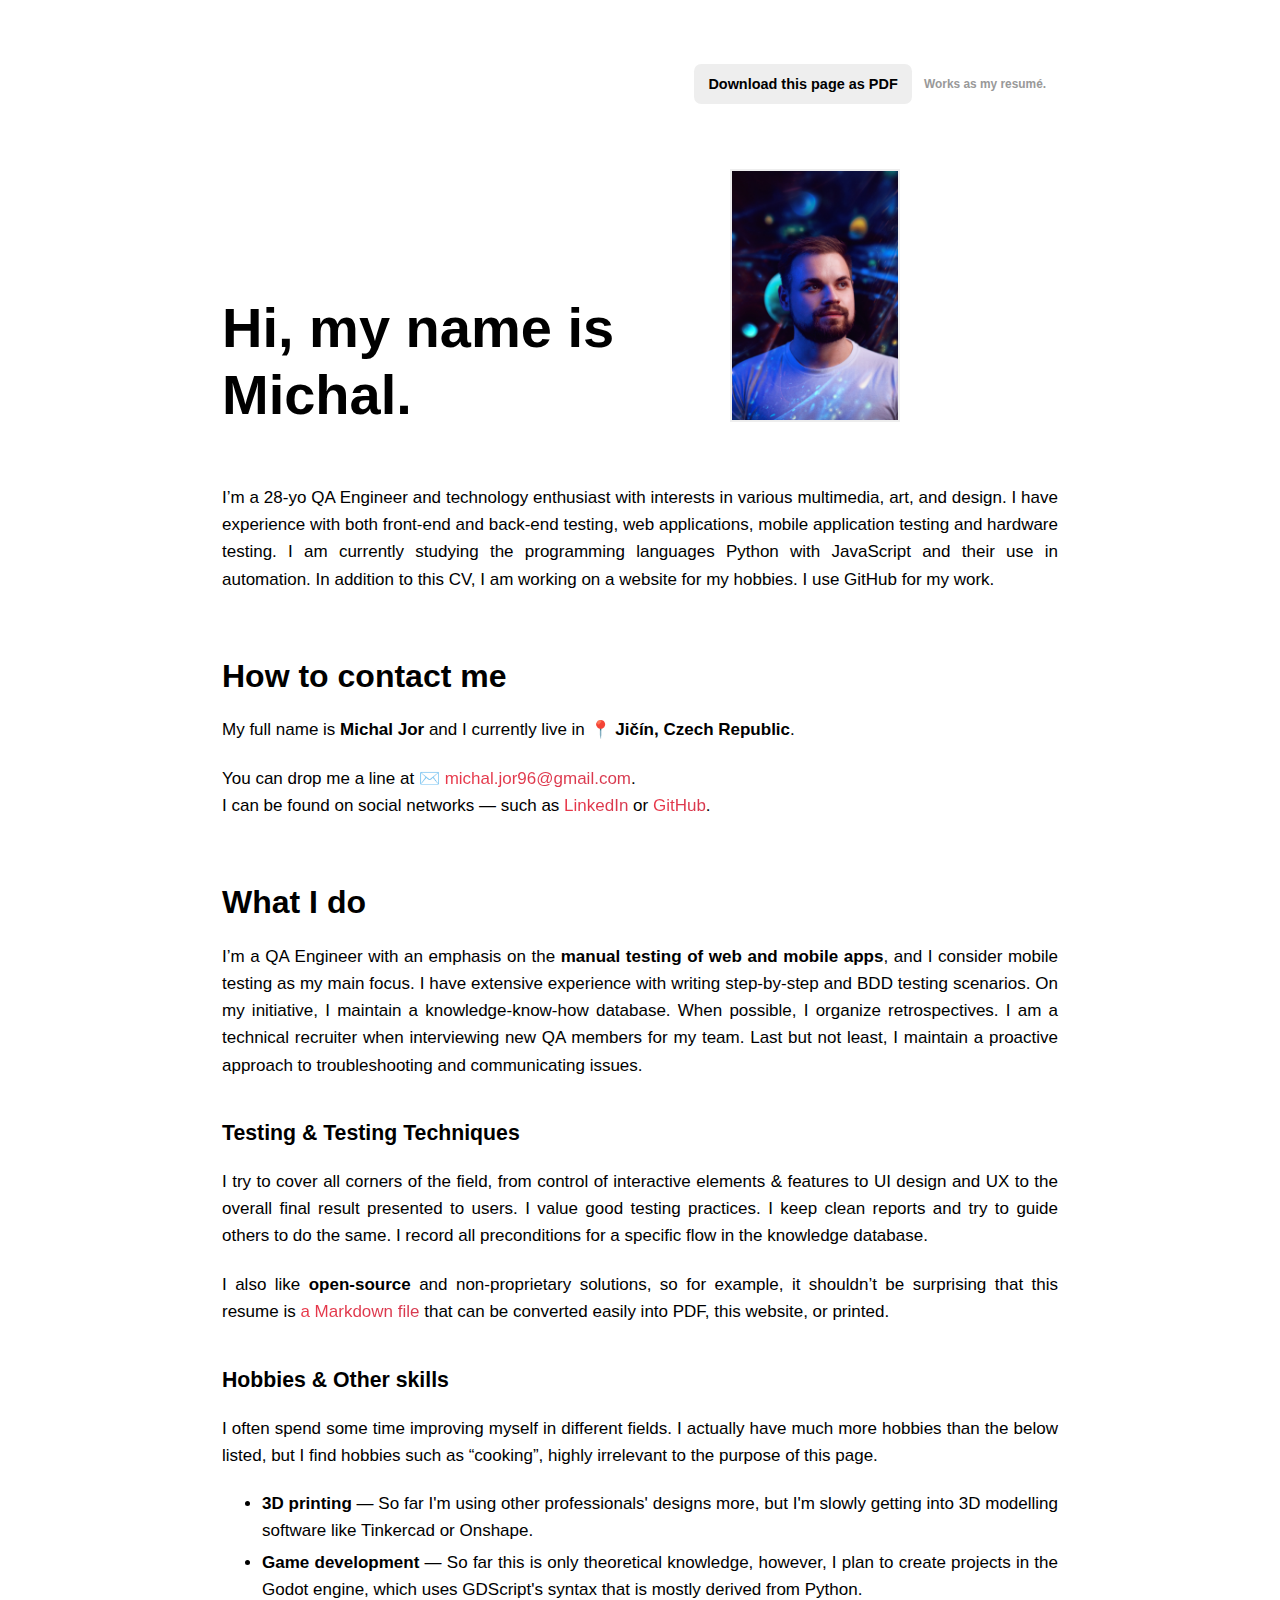
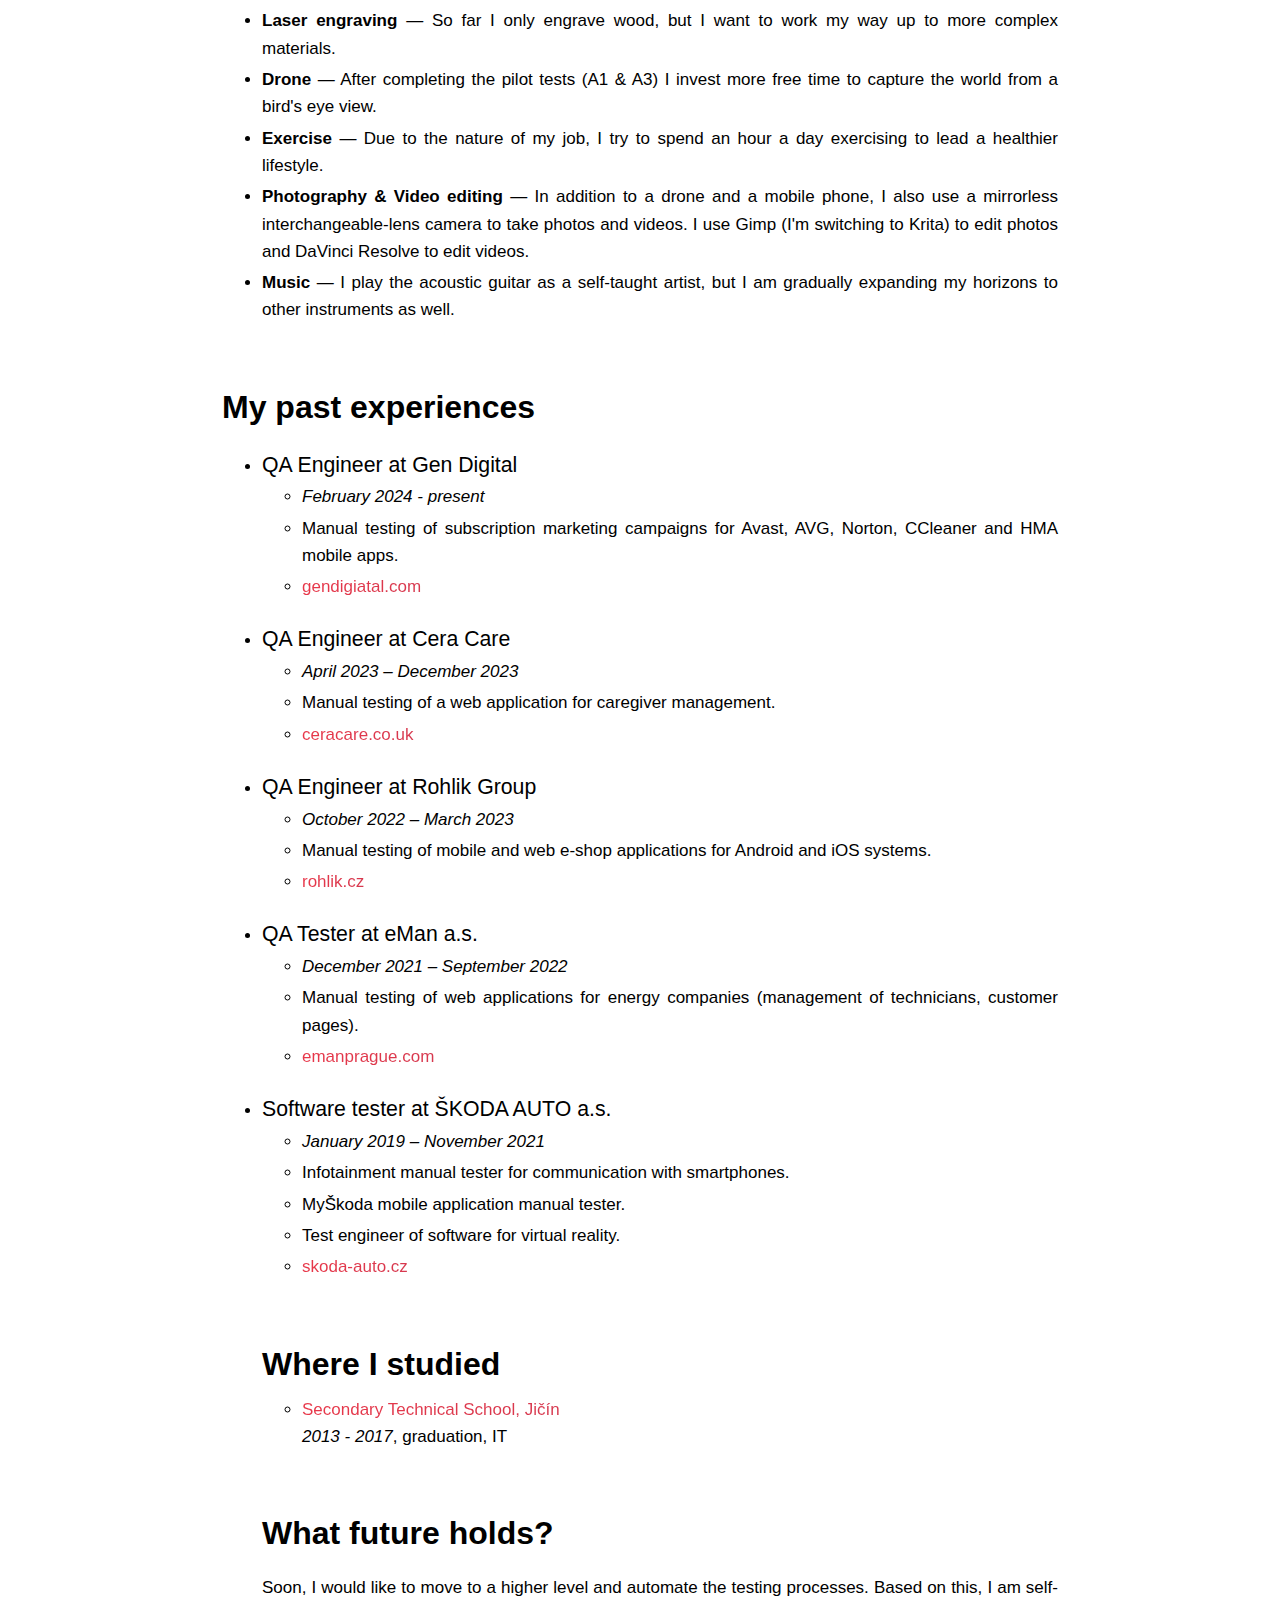
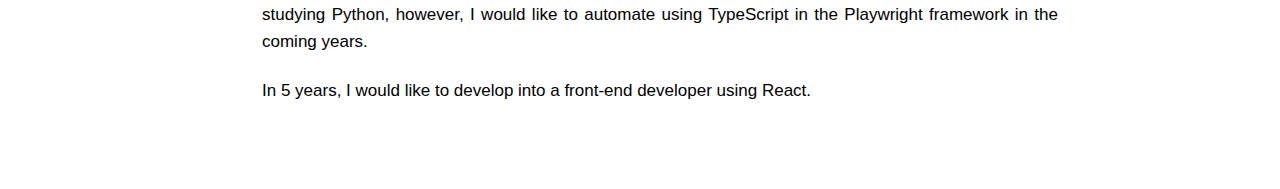
<file: index.html>
<!DOCTYPE html>
<html lang="en">
  <head>
  <meta charset="utf-8">
  <meta http-equiv="X-UA-Compatible" content="IE=edge">
  <meta name="viewport" content="width=device-width, initial-scale=1">

  <title>Hi, my name is Michal.</title>
  <meta name="description" content="My personal website">

  <link rel="stylesheet" href="./assets/screen.css" media="screen">
  <link rel="stylesheet" href="./assets/print.css" media="print">

</head>
<body>
    <div class="wrap">
        <main class="page-content home-page">
            <span class="works-as">Works as my resumé.</span>
          <a 
          href="https://github.com/M1CH43LS0N/MichalJorCV/releases/download/pdf/michaljorcv.pdf" 
          class="button download-pdf"
          >
            Download this page as PDF
          </a>
          <img 
          src="./assets/photo.jpg" 
          class="photo"
          alt="My photography"
          style="border: 2px solid #eee;"
          />
          <h1 id="hi-mynameismichal">Hi, my name is Michal.</h1>
  
  <p>I’m a 28-yo QA Engineer and technology enthusiast with interests
  in various multimedia, art, and design.
  I have experience with both front-end and back-end testing, web applications,
  mobile application testing and hardware testing.
  I am currently studying the programming languages ​​Python with JavaScript 
  and their use in automation. In addition to this CV, I am working on a website for my hobbies. 
  I use GitHub for my work.</p>
  
  <h2 id="how-to-contact-me">How to contact me</h2>
  
  <p>My full name is <strong>Michal Jor</strong> and I currently live
  in 📍 <strong>Jičín, Czech Republic</strong>.</p>
  
  <p>You can drop me a line at  ✉️ <a href="mailto:michal.jor96@gmail.com">michal.jor96@gmail.com</a>.<br />
  I can be found on social networks — such as
  <a href="https://www.linkedin.com/in/michal-jor-b941731a4/?locale=en_US" target="_blank">LinkedIn</a>
  or <a href="https://github.com/M1CH43LS0N" target="_blank">GitHub</a>.
  
  <h2 id="what-i-do">What I do</h2>
  
  <p>I’m a QA Engineer with an emphasis on the
  <strong>manual testing of web and mobile apps</strong>, and I consider mobile testing as my main focus.
  I have extensive experience with writing step-by-step and BDD testing scenarios.
  On my initiative, I maintain a knowledge-know-how database.
  When possible, I organize retrospectives.
  I am a technical recruiter when interviewing new QA members for my team.
  Last but not least, I maintain a proactive approach to troubleshooting and communicating issues.</p>
  
  <h3 id="testing--testing-techniques">Testing & Testing Techniques</h3>
  <p>I try to cover all corners of the field, from control of interactive elements & features to UI design and UX to the overall final result
    presented to users.
    I value good testing practices. I keep clean reports and try to guide
    others to do the same. I record all preconditions for a specific flow in the knowledge database.</p>
  
  <p>I also like <strong>open-source</strong> and non-proprietary solutions, 
  so for example, it shouldn’t be surprising that this resume is 
  <a href="https://github.com/M1CH43LS0N/MichalJorCV/blob/development/index_en.md">a Markdown file</a>
  that can be converted easily into PDF, this website, or printed.<br />
  </p>
  
  <h3 id="hobbies--other-skills">Hobbies &amp; Other skills</h3>
  <p>I often spend some time improving myself in different fields. I actually 
  have much more hobbies than the below listed, but I find hobbies such as “cooking”, highly irrelevant to the 
  purpose of this page.</p>
  
  <ul>
    <li><strong>3D printing</strong> — So far I'm using other professionals' designs more, but I'm slowly getting into 3D modelling software like Tinkercad or Onshape.</li>
    <li><strong>Game development</strong> — So far this is only theoretical knowledge, however, I plan to create projects in the Godot engine, which uses GDScript's syntax that is mostly derived from Python.</li>
    <li><strong>Laser engraving</strong> — So far I only engrave wood, but I want to work my way up to more complex materials.</li>
    <li><strong>Drone</strong> — After completing the pilot tests (A1 & A3) I invest more free time to capture the world from a bird's eye view.</li>
    <li><strong>Exercise</strong> — Due to the nature of my job, I try to spend an hour a day exercising to lead a healthier lifestyle.</li>
    <li><strong>Photography & Video editing</strong> — In addition to a drone and a mobile phone, I also use a mirrorless interchangeable-lens camera to take photos and videos. I use Gimp (I'm switching to Krita) to edit photos and DaVinci Resolve to edit videos.</li>
    <li><strong>Music</strong> — I play the acoustic guitar as a self-taught artist, but I am gradually expanding my horizons to other instruments as well.</li>
  </ul>
  
  <h2 id="my-past-experiences">My past experiences</h2>
  
  <ul>
    <li>
      <h3 id="qa-engineer-at-gen-digital">QA Engineer at Gen Digital</strong></h3>
      <ul>
        <li><em>February 2024 - present</em></li>
        <li>Manual testing of subscription marketing campaigns for Avast, AVG, Norton, CCleaner and HMA mobile apps.</li>
        <li><a href="https://www.gendigital.com/us/en/" target="_blank">gendigiatal.com</a></li>
      </ul>
    </li>
    <li>
      <h3 id="qa-engineer-at-ceracare">QA Engineer at Cera Care</strong></h3>
      <ul>
        <li><em>April 2023 – December 2023</em></li>
        <li>Manual testing of a web application for caregiver management.</li>
        <li><a href="https://ceracare.co.uk/" target="_blank">ceracare.co.uk</a></li>
      </ul>
    </li>
    <li>
      <h3 id="qa-engineer-at-rohlik">QA Engineer at Rohlik Group</strong></h3>
      <ul>
        <li><em>October 2022 – March 2023</em></li>
        <li>Manual testing of mobile and web e-shop applications for Android and iOS systems.</li>
        <li><a href="https://www.rohlik.cz/en-CZ/vitejte" target="_blank">rohlik.cz</a></li>
      </ul>
    </li>
    <li>
      <h3 id="qa-tester-at-eman">QA Tester at eMan a.s.</h3>
      <ul>
        <li><em>December 2021 – September 2022</em></li>
        <li>Manual testing of web applications for energy companies (management of technicians, customer pages).</li>
        <li><a href="https://www.emanprague.com/en/" target="_blank">emanprague.com</a></li>
      </ul>
    </li>
    <li>
      <h3 id="software-tester-at-skoda">Software tester at ŠKODA AUTO a.s.</h3>
      <ul>
        <li><em>January 2019 – November 2021</em></li>
        <li>Infotainment manual tester for communication with smartphones.</li>
        <li>MyŠkoda mobile application manual tester.</li>
        <li>Test engineer of software for virtual reality.</li>
        <li><a href="https://www.skoda-auto.cz/" target="_blank">skoda-auto.cz</a></li>
  </ul>
  
  <h2 id="where-i-studied">Where I studied</h2>
  
  <ul>
    <li><a href="https://prumyslovkajicin.cz/" target="_blank">Secondary Technical School, Jičín</a><br />
  <em>2013 - 2017</em>, graduation, IT</li>
  </ul>
  
  <h2 id="what-future-holds">What future holds?</h2>
  
  <p>Soon, I would like to move to a higher level and automate the testing processes. 
  Based on this, I am self-studying Python, however, I would like to automate using TypeScript in the Playwright framework in the coming years.
  </p>
  <p> 
  In 5 years, I would like to develop into a front-end developer using React.
  </p>
            </main>
        </div>
    </body>
</html>
</file>
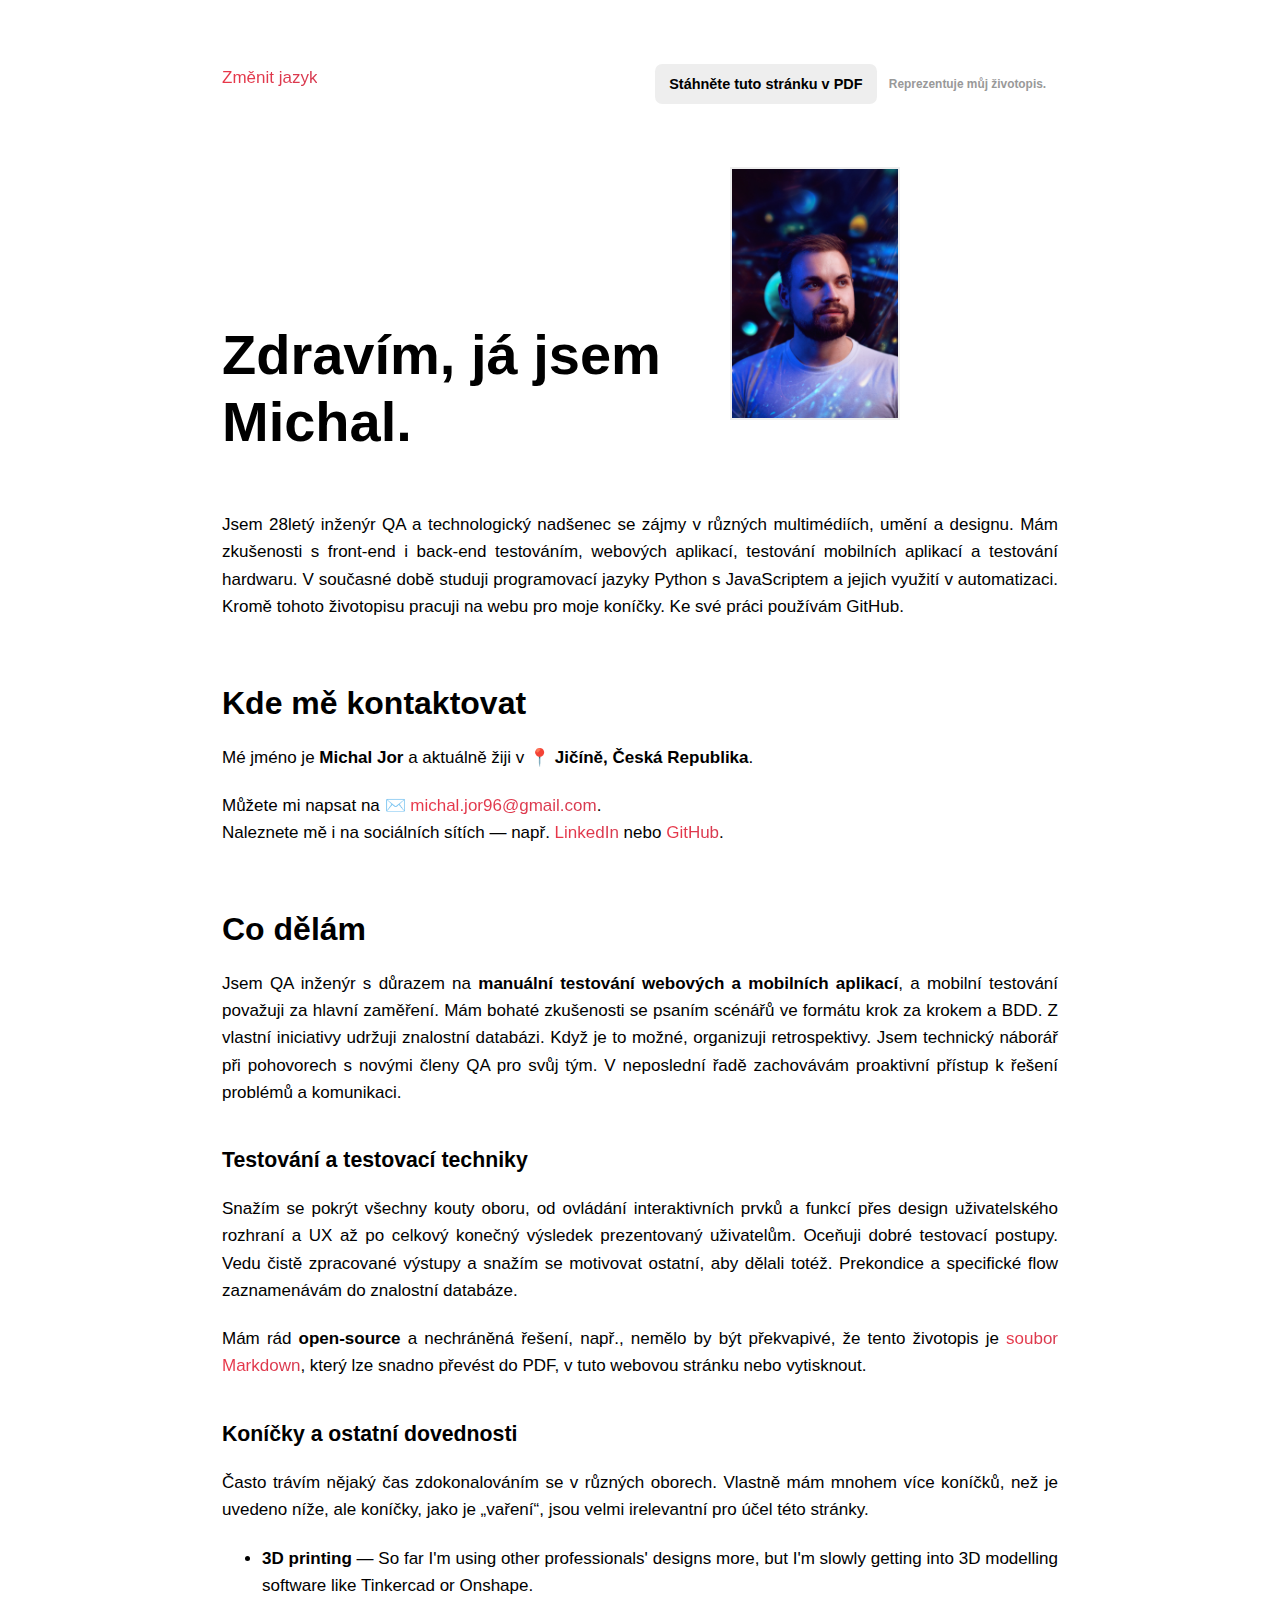
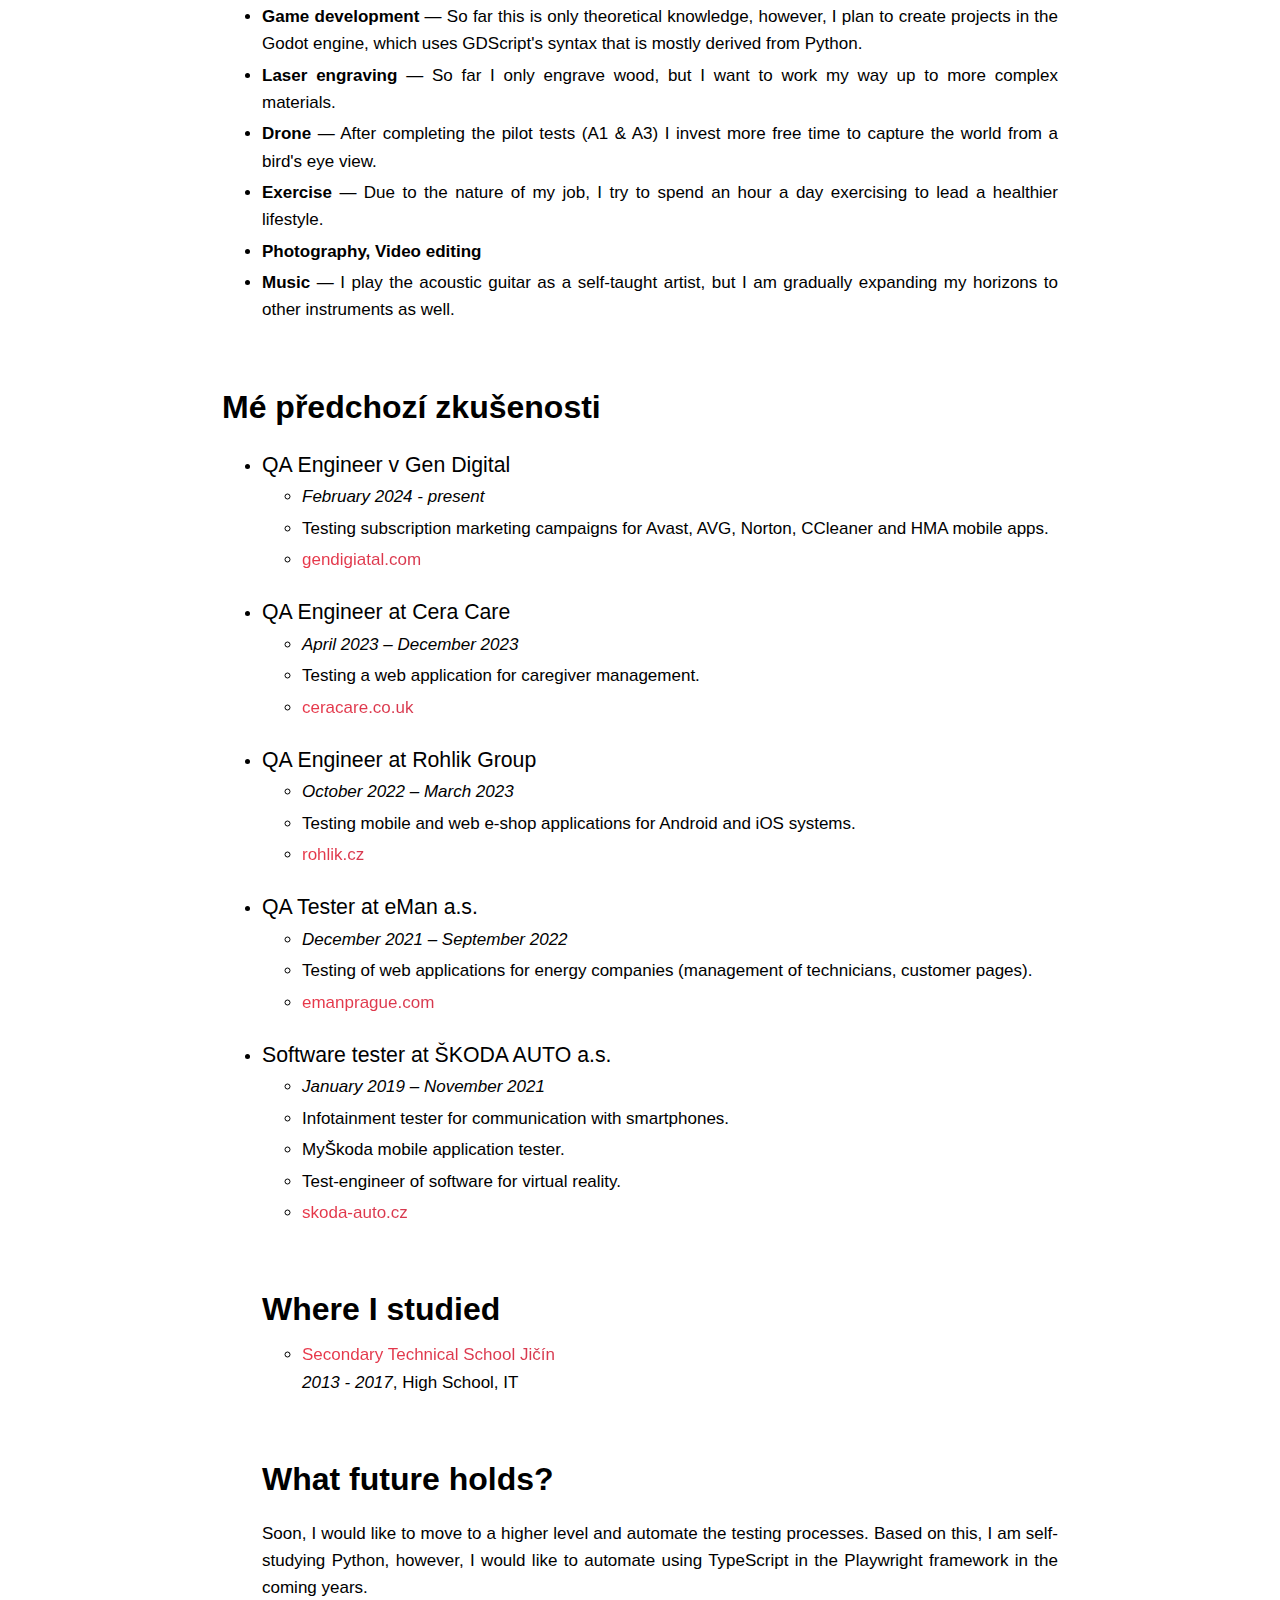
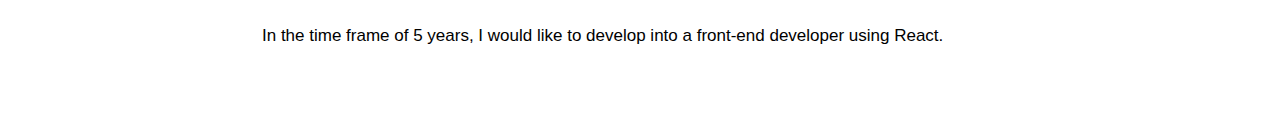
<file: index-cs.html>
<!DOCTYPE html>
<html lang="cs">
  <head>
  <meta charset="utf-8">
  <meta http-equiv="X-UA-Compatible" content="IE=edge">
  <meta name="viewport" content="width=device-width, initial-scale=1">

  <title>Zdravím, já jsem Michal.</title>
  <meta name="description" content="My personal website">

  <link rel="stylesheet" href="/assets/screen.css" media="screen">
  <link rel="stylesheet" href="/assets/print.css" media="print">

</head>
  <body>
    <div class="wrap">
      <main class="page-content home-page">
          <span class="works-as">Reprezentuje můj životopis.</span>
        <a 
        href="https://github.com/M1CH43LS0N/MichalJorCV/releases/download/pdf/michaljorcv.pdf" 
        class="button download-pdf"
        >
          Stáhněte tuto stránku v PDF
        </a>
        <a
        button id="language-switch">Změnit jazyk
        </a>
        <img 
        src="/assets/photo.jpg" 
        class="photo"
        alt="My photography"
        style="border: 2px solid #eee;"
        />
        <h1 id="hi-mynameismichal">Zdravím, já jsem Michal.</h1>

<p>Jsem 28letý inženýr QA a technologický nadšenec se zájmy
v různých multimédiích, umění a designu.
Mám zkušenosti s front-end i back-end testováním, webových aplikací,
testování mobilních aplikací a testování hardwaru.
V současné době studuji programovací jazyky Python s JavaScriptem a
jejich využití v automatizaci. Kromě tohoto životopisu pracuji na webu pro moje koníčky.
Ke své práci používám GitHub.</p>

<h2 id="how-to-contact-me">Kde mě kontaktovat</h2>

<p>Mé jméno je <strong>Michal Jor</strong> a aktuálně žiji
v 📍 <strong>Jičíně, Česká Republika</strong>.</p>

<p>Můžete mi napsat na ✉️ <a href="mailto:michal.jor96@gmail.com">michal.jor96@gmail.com</a>.<br />
Naleznete mě i na sociálních sítích — např.
<a href="https://www.linkedin.com/in/michal-jor-b941731a4/?locale=en_US" target="_blank">LinkedIn</a>
nebo <a href="https://github.com/M1CH43LS0N" target="_blank">GitHub</a>.

<h2 id="what-i-do">Co dělám</h2>

<p>Jsem QA inženýr s důrazem na
<strong>manuální testování webových a mobilních aplikací</strong>, a mobilní testování považuji za hlavní zaměření.
Mám bohaté zkušenosti se psaním scénářů ve formátu krok za krokem a BDD.
Z vlastní iniciativy udržuji znalostní databázi.
Když je to možné, organizuji retrospektivy.
Jsem technický náborář při pohovorech s novými členy QA pro svůj tým.
V neposlední řadě zachovávám proaktivní přístup k řešení problémů a komunikaci.</p>

<h3 id="testing--testing-techniques">Testování a testovací techniky</h3>
<p>Snažím se pokrýt všechny kouty oboru, od ovládání interaktivních prvků
a funkcí přes design uživatelského rozhraní a UX až po celkový konečný výsledek prezentovaný uživatelům.
Oceňuji dobré testovací postupy. Vedu čistě zpracované výstupy a snažím se motivovat ostatní,
aby dělali totéž. Prekondice a specifické flow zaznamenávám do znalostní databáze.</p>

<p>Mám rád <strong>open-source</strong> a nechráněná řešení,
např., nemělo by být překvapivé, že tento životopis je 
<a href="https://github.com/M1CH43LS0N/MichalJorCV/blob/development/index-cs.md">soubor Markdown</a>, 
který lze snadno převést do PDF, v tuto webovou stránku nebo vytisknout.<br />
</p>

<h3 id="hobbies--other-skills">Koníčky a ostatní dovednosti</h3>
<p>Často trávím nějaký čas zdokonalováním se v různých oborech. Vlastně
mám mnohem více koníčků, než je uvedeno níže, ale koníčky, jako je „vaření“, jsou velmi irelevantní
pro účel této stránky.</p>

<ul>
  <li><strong>3D printing</strong> — So far I'm using other professionals' designs more, but I'm slowly getting into 3D modelling software like Tinkercad or Onshape.</li>
  <li><strong>Game development</strong> — So far this is only theoretical knowledge, however, I plan to create projects in the Godot engine, which uses GDScript's syntax that is mostly derived from Python.</li>
  <li><strong>Laser engraving</strong> — So far I only engrave wood, but I want to work my way up to more complex materials.</li>
  <li><strong>Drone</strong> — After completing the pilot tests (A1 & A3) I invest more free time to capture the world from a bird's eye view.</li>
  <li><strong>Exercise</strong> — Due to the nature of my job, I try to spend an hour a day exercising to lead a healthier lifestyle.</li>
  <li><strong>Photography, Video editing</strong></li>
  <li><strong>Music</strong> — I play the acoustic guitar as a self-taught artist, but I am gradually expanding my horizons to other instruments as well.</li>
</ul>

<h2 id="my-past-experiences">Mé předchozí zkušenosti</h2>

<ul>
  <li>
    <h3 id="qa-engineer-at-gen-digital">QA Engineer v Gen Digital</strong></h3>
    <ul>
      <li><em>February 2024 - present</em></li>
      <li>Testing subscription marketing campaigns for Avast, AVG, Norton, CCleaner and HMA mobile apps.</li>
      <li><a href="https://www.gendigital.com/us/en/" target="_blank">gendigiatal.com</a></li>
    </ul>
  </li>
  <li>
    <h3 id="qa-engineer-at-ceracare">QA Engineer at Cera Care</strong></h3>
    <ul>
      <li><em>April 2023 – December 2023</em></li>
      <li>Testing a web application for caregiver management.</li>
      <li><a href="https://ceracare.co.uk/" target="_blank">ceracare.co.uk</a></li>
    </ul>
  </li>
  <li>
    <h3 id="qa-engineer-at-rohlik">QA Engineer at Rohlik Group</strong></h3>
    <ul>
      <li><em>October 2022 – March 2023</em></li>
      <li>Testing mobile and web e-shop applications for Android and iOS systems.</li>
      <li><a href="https://www.rohlik.cz/en-CZ/vitejte" target="_blank">rohlik.cz</a></li>
    </ul>
  </li>
  <li>
    <h3 id="qa-tester-at-eman">QA Tester at eMan a.s.</h3>
    <ul>
      <li><em>December 2021 – September 2022</em></li>
      <li>Testing of web applications for energy companies (management of technicians, customer pages).</li>
      <li><a href="https://www.emanprague.com/en/" target="_blank">emanprague.com</a></li>
    </ul>
  </li>
  <li>
    <h3 id="software-tester-at-skoda">Software tester at ŠKODA AUTO a.s.</h3>
    <ul>
      <li><em>January 2019 – November 2021</em></li>
      <li>Infotainment tester for communication with smartphones.</li>
      <li>MyŠkoda mobile application tester.</li>
      <li>Test-engineer of software for virtual reality.</li>
      <li><a href="https://www.skoda-auto.cz/" target="_blank">skoda-auto.cz</a></li>
</ul>

<h2 id="where-i-studied">Where I studied</h2>

<ul>
  <li><a href="https://prumyslovkajicin.cz/" target="_blank">Secondary Technical School Jičín</a><br />
<em>2013 - 2017</em>, High School, IT</li>
</ul>
<h2 id="what-future-holds">What future holds?</h2>

<p>Soon, I would like to move to a higher level and automate the testing processes. 
  Based on this, I am self-studying Python, however, I would like to automate using TypeScript in the Playwright framework in the coming years.
</p>
<p> 
In the time frame of 5 years, I would like to develop into a front-end developer using React.
</p>
      </main>
    </div>
  </body>
</html>
</file>
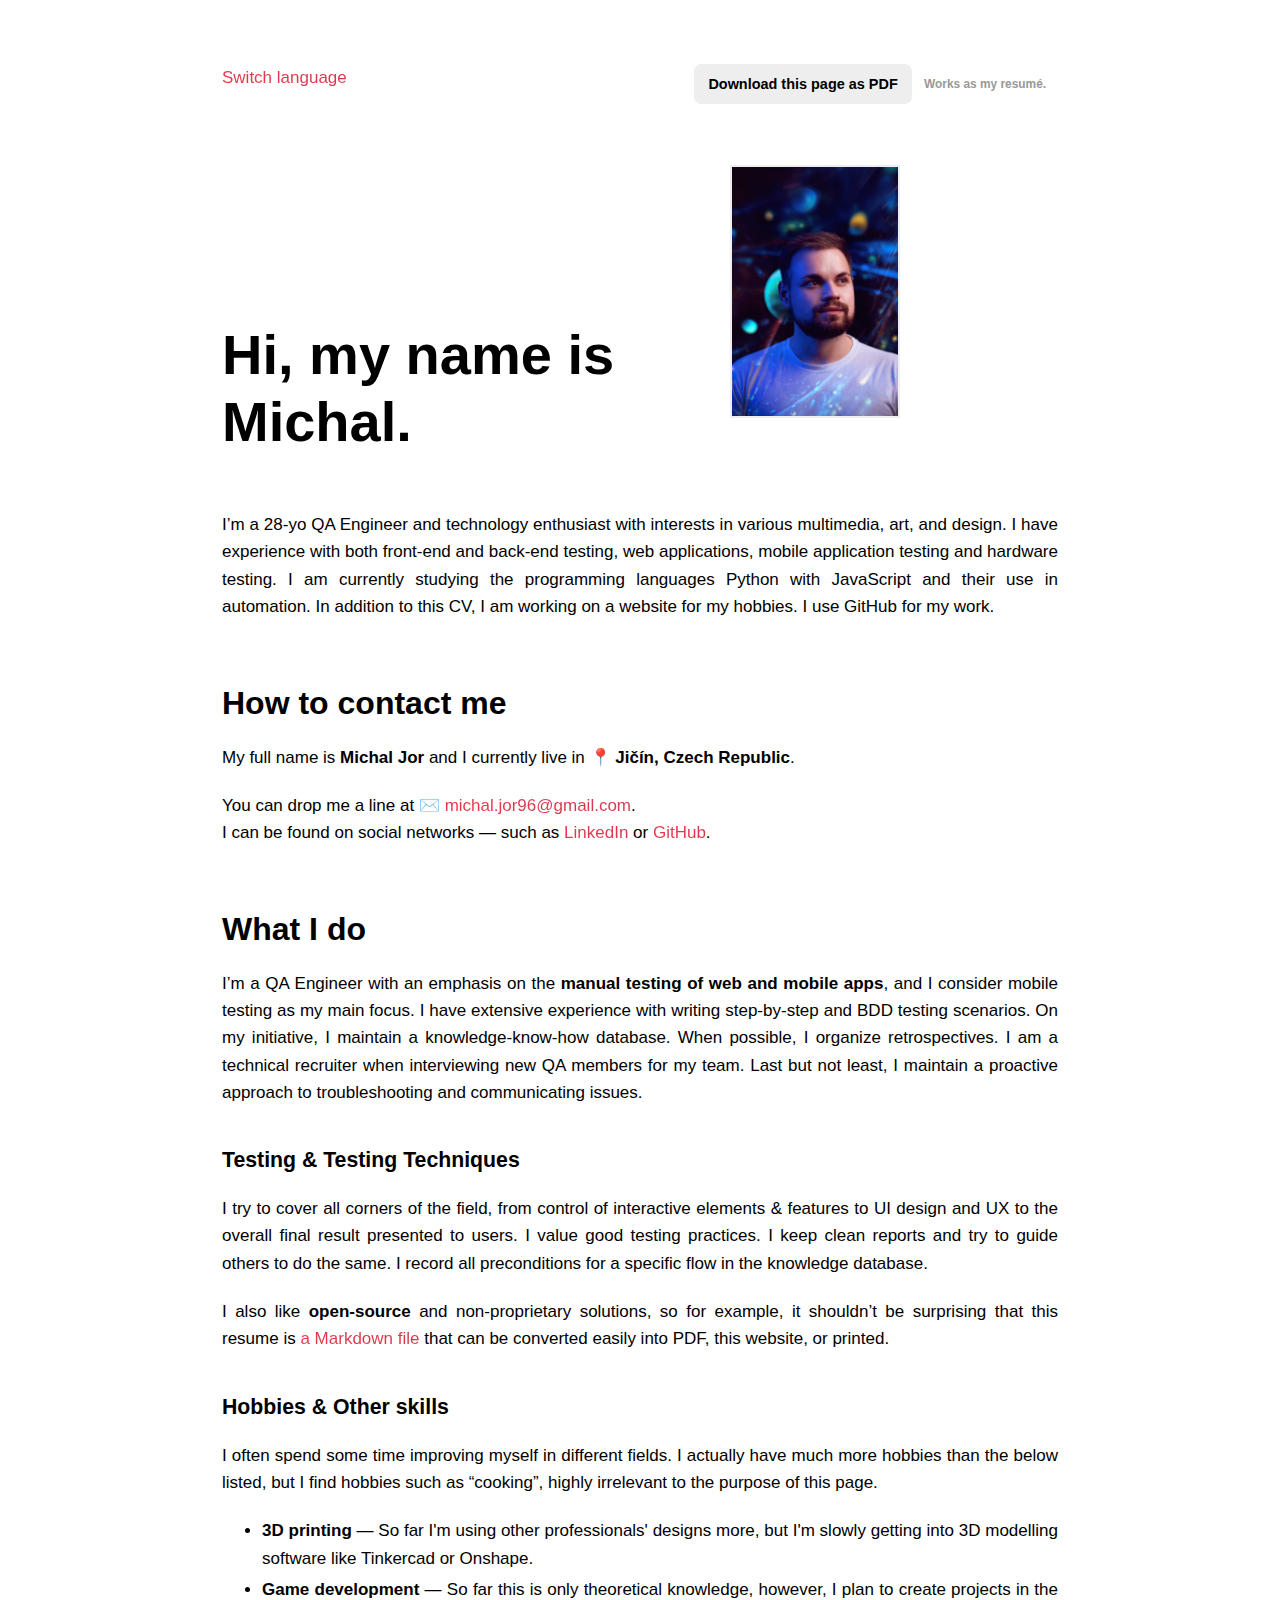
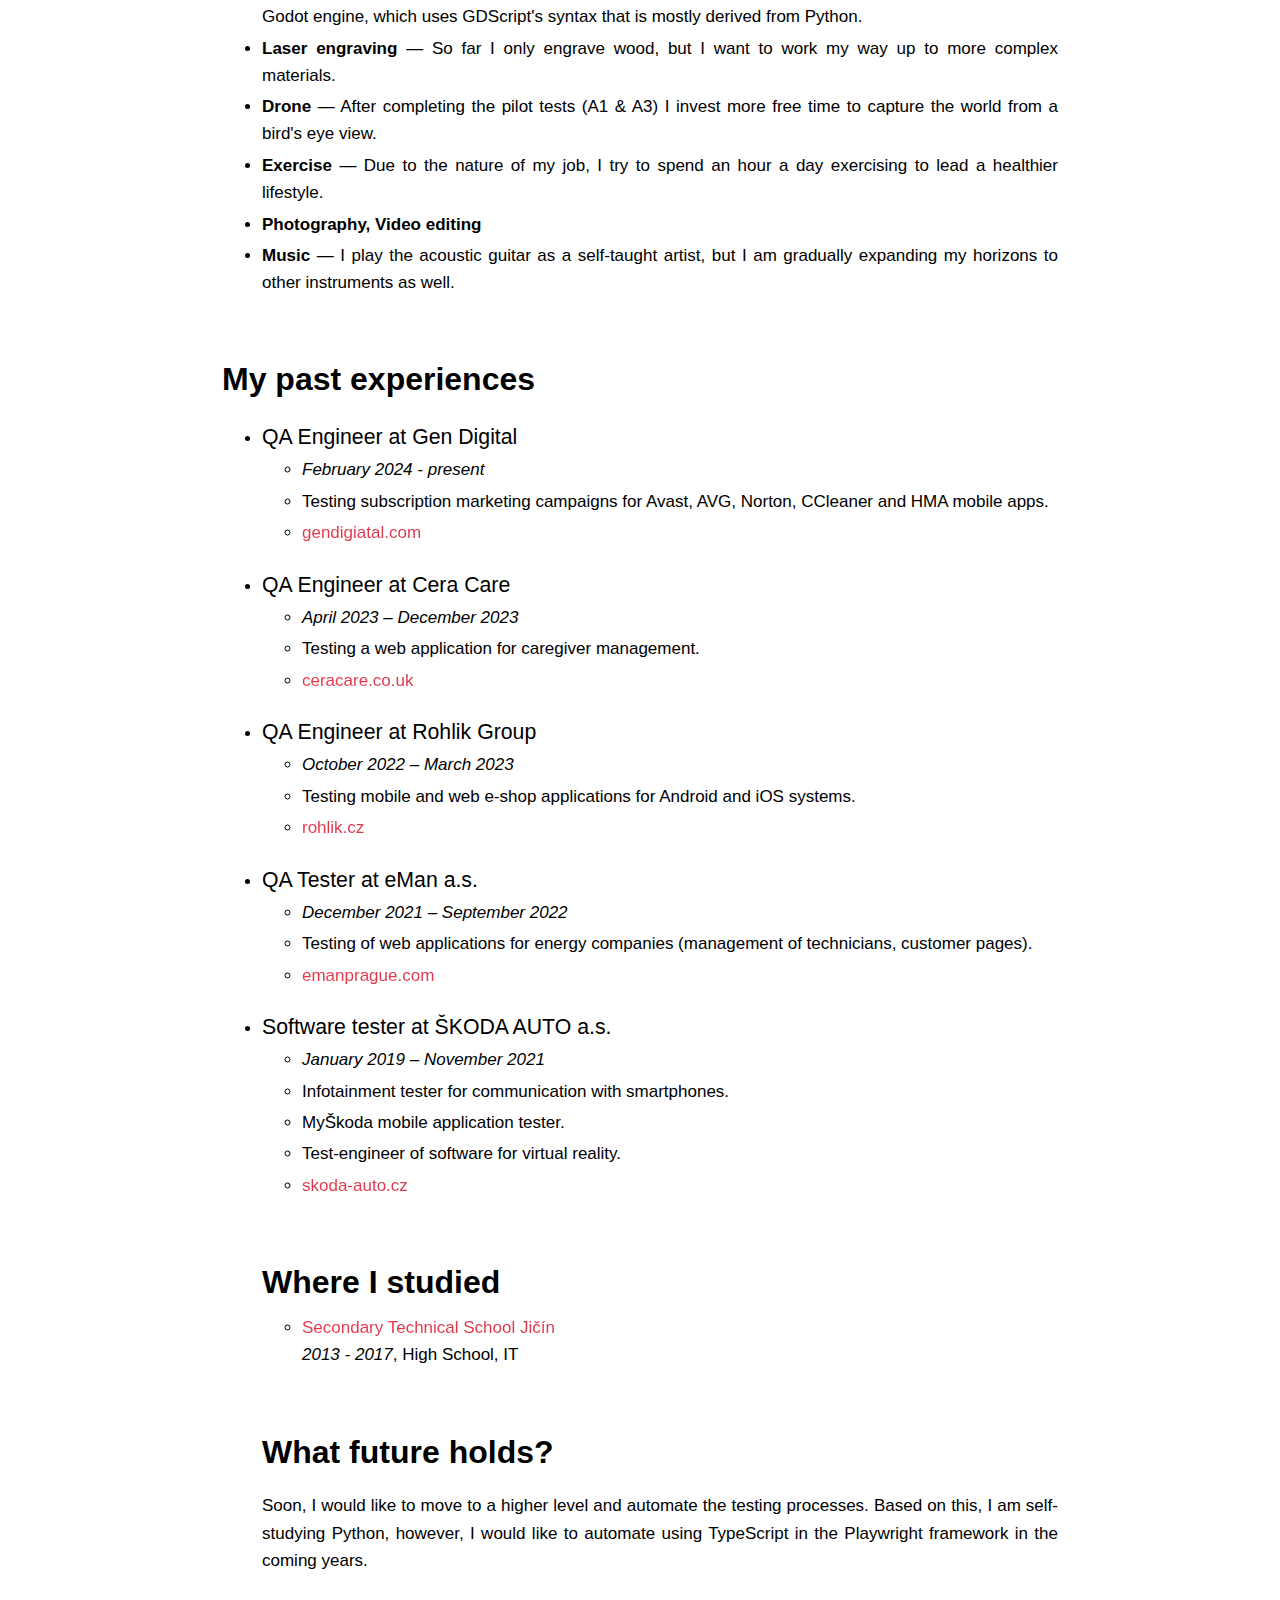
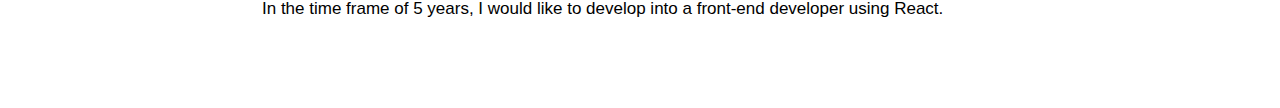
<file: index-en.html>
<!DOCTYPE html>
<html lang="en">
  <head>
  <meta charset="utf-8">
  <meta http-equiv="X-UA-Compatible" content="IE=edge">
  <meta name="viewport" content="width=device-width, initial-scale=1">

  <title>Hi, my name is Michal.</title>
  <meta name="description" content="My personal website">

  <link rel="stylesheet" href="/assets/screen.css" media="screen">
  <link rel="stylesheet" href="/assets/print.css" media="print">

</head>
  <body>
    <div class="wrap">
      <main class="page-content home-page">
          <span class="works-as">Works as my resumé.</span>
        <a 
        href="https://github.com/M1CH43LS0N/MichalJorCV/releases/download/pdf/michaljorcv.pdf" 
        class="button download-pdf"
        >
          Download this page as PDF
        </a>
        <a
        button id="language-switch">Switch language
        </a>
        <img 
        src="/assets/photo.jpg" 
        class="photo"
        alt="My photography"
        style="border: 2px solid #eee;"
        />
        <h1 id="hi-mynameismichal">Hi, my name is Michal.</h1>

<p>I’m a 28-yo QA Engineer and technology enthusiast with interests
in various multimedia, art, and design.
I have experience with both front-end and back-end testing, web applications,
mobile application testing and hardware testing.
I am currently studying the programming languages ​​Python with JavaScript 
and their use in automation. In addition to this CV, I am working on a website for my hobbies. 
I use GitHub for my work.</p>

<h2 id="how-to-contact-me">How to contact me</h2>

<p>My full name is <strong>Michal Jor</strong> and I currently live
in 📍 <strong>Jičín, Czech Republic</strong>.</p>

<p>You can drop me a line at  ✉️ <a href="mailto:michal.jor96@gmail.com">michal.jor96@gmail.com</a>.<br />
I can be found on social networks — such as
<a href="https://www.linkedin.com/in/michal-jor-b941731a4/?locale=en_US" target="_blank">LinkedIn</a>
or <a href="https://github.com/M1CH43LS0N" target="_blank">GitHub</a>.

<h2 id="what-i-do">What I do</h2>

<p>I’m a QA Engineer with an emphasis on the
<strong>manual testing of web and mobile apps</strong>, and I consider mobile testing as my main focus.
I have extensive experience with writing step-by-step and BDD testing scenarios.
On my initiative, I maintain a knowledge-know-how database.
When possible, I organize retrospectives.
I am a technical recruiter when interviewing new QA members for my team.
Last but not least, I maintain a proactive approach to troubleshooting and communicating issues.</p>

<h3 id="testing--testing-techniques">Testing & Testing Techniques</h3>
<p>I try to cover all corners of the field, from control of interactive elements & features to UI design and UX to the overall final result
  presented to users.
  I value good testing practices. I keep clean reports and try to guide
  others to do the same. I record all preconditions for a specific flow in the knowledge database.</p>

<p>I also like <strong>open-source</strong> and non-proprietary solutions, 
so for example, it shouldn’t be surprising that this resume is 
<a href="https://github.com/M1CH43LS0N/MichalJorCV/blob/development/index-en.md">a Markdown file</a>
that can be converted easily into PDF, this website, or printed.<br />
</p>

<h3 id="hobbies--other-skills">Hobbies &amp; Other skills</h3>
<p>I often spend some time improving myself in different fields. I actually 
have much more hobbies than the below listed, but I find hobbies such as “cooking”, highly irrelevant to the 
purpose of this page.</p>

<ul>
  <li><strong>3D printing</strong> — So far I'm using other professionals' designs more, but I'm slowly getting into 3D modelling software like Tinkercad or Onshape.</li>
  <li><strong>Game development</strong> — So far this is only theoretical knowledge, however, I plan to create projects in the Godot engine, which uses GDScript's syntax that is mostly derived from Python.</li>
  <li><strong>Laser engraving</strong> — So far I only engrave wood, but I want to work my way up to more complex materials.</li>
  <li><strong>Drone</strong> — After completing the pilot tests (A1 & A3) I invest more free time to capture the world from a bird's eye view.</li>
  <li><strong>Exercise</strong> — Due to the nature of my job, I try to spend an hour a day exercising to lead a healthier lifestyle.</li>
  <li><strong>Photography, Video editing</strong></li>
  <li><strong>Music</strong> — I play the acoustic guitar as a self-taught artist, but I am gradually expanding my horizons to other instruments as well.</li>
</ul>

<h2 id="my-past-experiences">My past experiences</h2>

<ul>
  <li>
    <h3 id="qa-engineer-at-gen-digital">QA Engineer at Gen Digital</strong></h3>
    <ul>
      <li><em>February 2024 - present</em></li>
      <li>Testing subscription marketing campaigns for Avast, AVG, Norton, CCleaner and HMA mobile apps.</li>
      <li><a href="https://www.gendigital.com/us/en/" target="_blank">gendigiatal.com</a></li>
    </ul>
  </li>
  <li>
    <h3 id="qa-engineer-at-ceracare">QA Engineer at Cera Care</strong></h3>
    <ul>
      <li><em>April 2023 – December 2023</em></li>
      <li>Testing a web application for caregiver management.</li>
      <li><a href="https://ceracare.co.uk/" target="_blank">ceracare.co.uk</a></li>
    </ul>
  </li>
  <li>
    <h3 id="qa-engineer-at-rohlik">QA Engineer at Rohlik Group</strong></h3>
    <ul>
      <li><em>October 2022 – March 2023</em></li>
      <li>Testing mobile and web e-shop applications for Android and iOS systems.</li>
      <li><a href="https://www.rohlik.cz/en-CZ/vitejte" target="_blank">rohlik.cz</a></li>
    </ul>
  </li>
  <li>
    <h3 id="qa-tester-at-eman">QA Tester at eMan a.s.</h3>
    <ul>
      <li><em>December 2021 – September 2022</em></li>
      <li>Testing of web applications for energy companies (management of technicians, customer pages).</li>
      <li><a href="https://www.emanprague.com/en/" target="_blank">emanprague.com</a></li>
    </ul>
  </li>
  <li>
    <h3 id="software-tester-at-skoda">Software tester at ŠKODA AUTO a.s.</h3>
    <ul>
      <li><em>January 2019 – November 2021</em></li>
      <li>Infotainment tester for communication with smartphones.</li>
      <li>MyŠkoda mobile application tester.</li>
      <li>Test-engineer of software for virtual reality.</li>
      <li><a href="https://www.skoda-auto.cz/" target="_blank">skoda-auto.cz</a></li>
</ul>

<h2 id="where-i-studied">Where I studied</h2>

<ul>
  <li><a href="https://prumyslovkajicin.cz/" target="_blank">Secondary Technical School Jičín</a><br />
<em>2013 - 2017</em>, High School, IT</li>
</ul>
<h2 id="what-future-holds">What future holds?</h2>

<p>Soon, I would like to move to a higher level and automate the testing processes. 
  Based on this, I am self-studying Python, however, I would like to automate using TypeScript in the Playwright framework in the coming years.
</p>
<p> 
In the time frame of 5 years, I would like to develop into a front-end developer using React.
</p>
      </main>
    </div>
  </body>
</html>
</file>
<file: assets/screen.css>
* {
    box-sizing: border-box;
    -webkit-text-size-adjust: 100%;
  }
  
  *::selection,
  *::-moz-selection {
    background: #ffe1e7;
  }
  
  body {
    font-family: -apple-system, BlinkMacSystemFont, "Segoe UI", Roboto, Helvetica, 
                 Arial, sans-serif, "Apple Color Emoji",
                 "Segoe UI Emoji", "Segoe UI Symbol";
    font-size: 17px;
    line-height: 1.6;
    font-weight: 400;
    margin: 0;
    padding: 0;
  }
  
  /* Headings */
  
  h1,
  h2,
  h3 {
    font-weight: 700;
    line-height: 1.2;
  }
  
  h1 {
    font-size: 3.5rem;
    margin: 1em 0;
  }
  
  h2 {
    font-size: 2rem;
    margin: 2em 0 0.4em 0;
  }
  
  h3 {
    font-size: 1.33rem;
    margin: 2em 0 0 0;
  }
  
  /* Layout */
  
  .wrap {
    overflow-x: hidden;
  }
  
  main {
    max-width: 900px;
    padding: 4rem 2rem;
    margin: auto;
    position: relative;
  }
  
  main > p:first-child {
    margin: 0;
  }
  
  .home-page > h1 {
    margin-top: 4.1em;
    width: 10em;
  }
  
  /* Typography */
  
  p {
    margin: 1.25em 0;
    text-align: justify;
  }
  
  hr {
    border: 0;
    border-bottom: thin solid #999;
    margin: 3rem 0;
  }
  
  footer {
    font-size: 0.9em;
    color: #999;
  }
  
  a {
    color: #E83749;
    -webkit-text-fill-color: transparent;
    background: -webkit-gradient(linear, left top, right top, from(#e83749),to(#3a4883));
    background: linear-gradient(to right, #e83749, #3a4883);
    background-clip: text;
    -webkit-background-clip: text;
    box-decoration-break: clone;
    -webkit-box-decoration-break: clone;
    text-decoration: none;
    transition: background-size 0.3s;
    background-size: 1000%;
    background-position-x: 0%;
  }
  
  a:hover {
    background-size: 100%;
    text-decoration: underline;
    text-decoration-color: #3a4883; 
    -webkit-text-decoration-color: #3a4883;
  }
  
  /* Photo */
  
  .photo {
    width: 170px;
    height: auto;
    position: absolute;
    top: 5%;
    left: 60%;
    z-index: -200;
    max-width: 50%; /* Ensure the image never exceeds the container's width */
    display: block;  /* Removes extra spacing for inline images */
  }
  
  /* Button */

  a.button {
    display: inline-block;
    -webkit-text-fill-color: unset;
    color: unset;
    background: #eee;
    border-radius: 0.5em;
    padding: 0 1em;
    line-height: 2.5rem;
    font-weight: 600;
    font-size: 0.85em;
    background-clip: none;
    -webkit-background-clip: none;
  }
  
  a.button:hover {
    background: #3a4883;
    color: white;
    text-decoration: none;
    -webkit-text-fill-color: white;
  }
  
  .download-pdf {
    float: right;
  }
  
  .works-as {
    float: right;
    padding: 0 1em;
    line-height: 2.5rem;
    font-weight: 600;
    font-size: 0.7em;
    color: #999;
  }
  
  /* Lists */
  
  ul h3 {
    font-weight: 400;
    margin-top: 1.25em;
    margin-bottom: 0.25em;
  }
  
  li {
    text-align: justify;
    margin: 0.25em 0;
  }
  
  /* Darkmode*/
  
  @media (prefers-color-scheme: dark) {
    body {
      background: linear-gradient(to bottom, #15154b, #000000);
      color: #eee;
    }
  
    a.button {
      background: #4b4b4b;
    }
  
    a.button:hover {
      background: #eee;
      color: #222;
      -webkit-text-fill-color: #222;
    }
  
    .photo {
      opacity: .8;
    ;
    }
  
    a {
      color: #D57C48;
      -webkit-text-fill-color: transparent;
      background-image: -webkit-gradient(linear, left top, right top, from(#D57C48),to(#c99933));
      background-image: linear-gradient(to right, #D57C48, #c99933);
    }
  
    a:hover {
      text-decoration-color: #D57C48; 
      -webkit-text-decoration-color: #D57C48;
    }
  }
  
  /* Responsiveness */
  
  @media screen and (max-width: 800px) {
    main {
      padding: 2rem;
    }
  
    h1 {
      font-size: 3rem;
    }
  
    .home-page > h1 {
      margin: 2rem 0;
    }
  
    .photo {
      position: static;
      margin-top: -2rem;
      width: 1200px;
      max-width: 50%; /* Ensure the image never exceeds the container's width */
      height: auto;    /* Maintain the aspect ratio */
      display: block;  /* Removes extra spacing for inline images */
    }
    
    a.download-pdf {
      float: left;
    }
  
    .works-as {
      float: none;
    }
  
    hr {
      margin: 2rem 0;
    }
  }
  
  @media screen and (max-width: 540px) {
    main {
      padding: 1.5rem;
    }
  
    h1 {
      font-size: 2rem;
    }
  
    p,
    li {
      text-align: left;
    }
  
    .home-page > h1 {
      margin: 1.5rem 0;
    }
  
    .photo{
      position: static;
      margin-top: 1rem;
      width: 900px;
    }
  
    .works-as {
      display: none;
    }
  }
</file>
<file: assets/print.css>
* {
    box-sizing: border-box;
  }
  
  *::selection,
  *::-moz-selection {
    background: #ffe1e7;
  }
  
  body {
    font-family: sans-serif;
    font-size: 15px;
    line-height: 1.8;
    font-weight: 400;
    margin: 0;
    padding: 0;
  }
  
  h1,
  h2,
  h3 {
    font-weight: 700;
    line-height: 1.2;
    margin: 1.5em 0 0 0;
  }
  
  h1 {
    font-size: 3.5rem;
    margin: 0.5em 0;
  }
  
  h2 {
    font-size: 2rem;
  }
  
  .photo,
  a.download-pdf,
  .works-as {
      display: none;
  }
  
  p {
    margin: 1.25em 0;
    text-align: justify;
  }
  
  hr {
    border: 0;
    border-bottom: thin solid black;
    margin: 2rem 0;
  }
  
  a {
    color: #a5313d;
    text-decoration-color: #d39298;
  }
  
  a[href^="http"]::after {
    content: " (" attr(href) ")";
    opacity: 0.75;
    font-size: 0.75em;
  }
</file>
